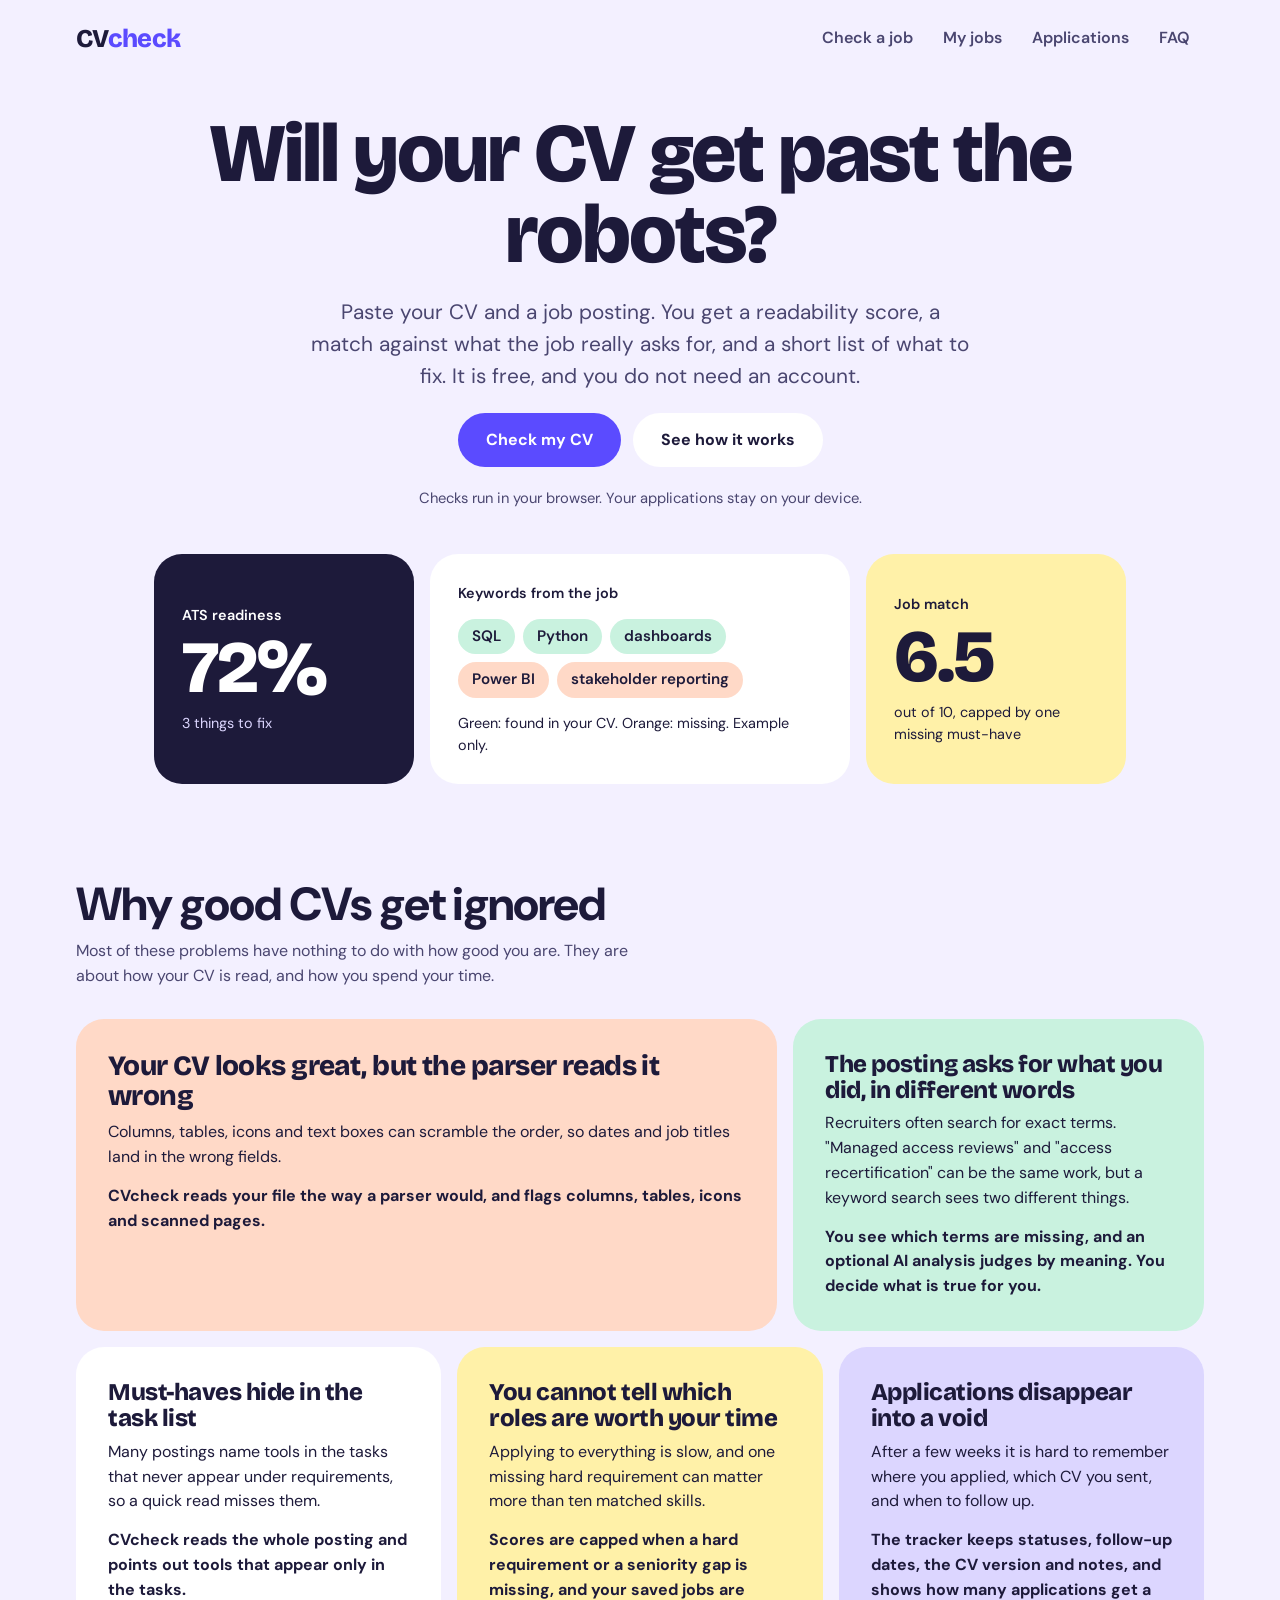
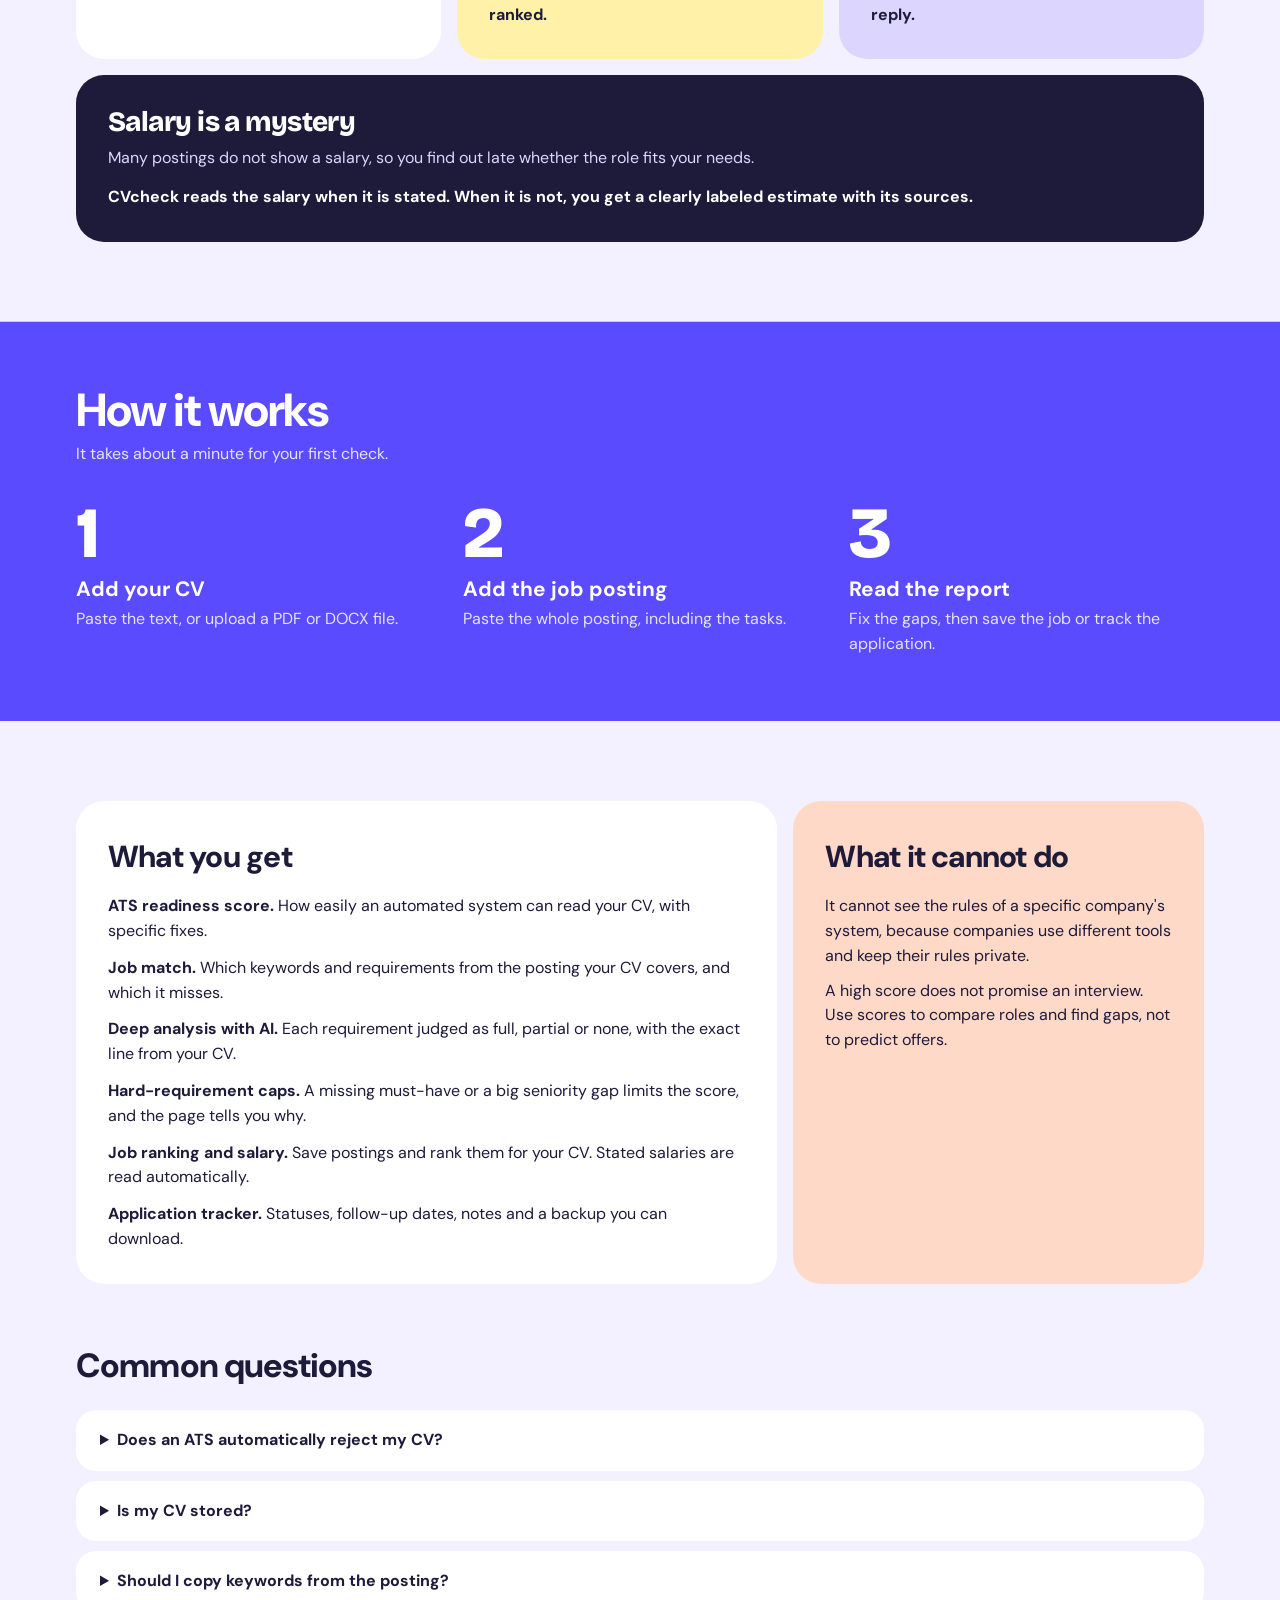
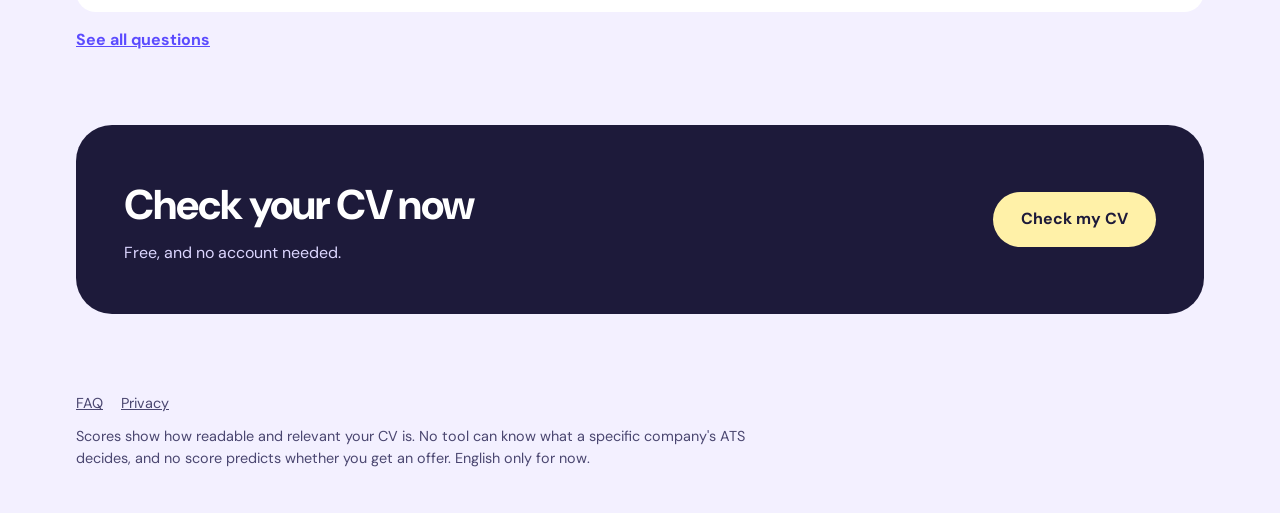
<file: index.html>
<!DOCTYPE html>
<html lang="en">
<head>
<meta charset="utf-8">
<meta name="viewport" content="width=device-width, initial-scale=1">
<title>CVcheck: free ATS score and job match for your CV</title>
<meta name="description" content="Check how well your CV reads for applicant tracking systems and how closely it matches a job posting. Free, with no account.">
<link rel="preconnect" href="https://fonts.googleapis.com">
<link rel="stylesheet" href="https://fonts.googleapis.com/css2?family=Bricolage+Grotesque:opsz,wght@12..96,600;12..96,700;12..96,800&family=DM+Sans:wght@400;500;600;700&display=swap">
<link rel="stylesheet" href="assets/site.css">
</head>
<body data-page="home">
<div class="wrap">
<div id="site-header"></div>
<main>
<section class="c-hero">
  <h1>Will your CV get past the robots?</h1>
  <p class="lead">Paste your CV and a job posting. You get a readability score, a match against what the job really asks for, and a short list of what to fix. It is free, and you do not need an account.</p>
  <div class="cta-row">
    <a class="btn primary" href="check/">Check my CV</a>
    <a class="btn" href="#how">See how it works</a>
  </div>
  <p class="fine">Checks run in your browser. Your applications stay on your device.</p>
  <div class="tiles" role="img" aria-label="Example report: ATS readiness 72 percent, a keyword list with found and missing terms, and a job match of 6.5 out of 10. Example values only.">
    <div class="tile t-deep"><span class="lbl">ATS readiness</span><b>72%</b><small>3 things to fix</small></div>
    <div class="tile t-white"><span class="lbl">Keywords from the job</span>
      <div class="kw"><span class="y">SQL</span><span class="y">Python</span><span class="y">dashboards</span><span class="n2">Power BI</span><span class="n2">stakeholder reporting</span></div>
      <small>Green: found in your CV. Orange: missing. Example only.</small></div>
    <div class="tile t-lemon"><span class="lbl">Job match</span><b>6.5</b><small>out of 10, capped by one missing must-have</small></div>
  </div>
</section>

<section class="sec" id="pain">
  <h2>Why good CVs get ignored</h2>
  <p class="sec-sub">Most of these problems have nothing to do with how good you are. They are about how your CV is read, and how you spend your time.</p>
  <div class="pains">
    <!-- To add a pain point: copy one <article class="pain"> block, paste it below the last one, and change the text.
         Colours: add peach, mint, lemon, lilac or deep after "pain". Add "big" to make it wider. -->
    <article class="pain big peach"><h3>Your CV looks great, but the parser reads it wrong</h3><p>Columns, tables, icons and text boxes can scramble the order, so dates and job titles land in the wrong fields.</p><p class="fix2">CVcheck reads your file the way a parser would, and flags columns, tables, icons and scanned pages.</p></article>
    <article class="pain mint"><h3>The posting asks for what you did, in different words</h3><p>Recruiters often search for exact terms. "Managed access reviews" and "access recertification" can be the same work, but a keyword search sees two different things.</p><p class="fix2">You see which terms are missing, and an optional AI analysis judges by meaning. You decide what is true for you.</p></article>
    <article class="pain"><h3>Must-haves hide in the task list</h3><p>Many postings name tools in the tasks that never appear under requirements, so a quick read misses them.</p><p class="fix2">CVcheck reads the whole posting and points out tools that appear only in the tasks.</p></article>
    <article class="pain lemon"><h3>You cannot tell which roles are worth your time</h3><p>Applying to everything is slow, and one missing hard requirement can matter more than ten matched skills.</p><p class="fix2">Scores are capped when a hard requirement or a seniority gap is missing, and your saved jobs are ranked.</p></article>
    <article class="pain lilac"><h3>Applications disappear into a void</h3><p>After a few weeks it is hard to remember where you applied, which CV you sent, and when to follow up.</p><p class="fix2">The tracker keeps statuses, follow-up dates, the CV version and notes, and shows how many applications get a reply.</p></article>
    <article class="pain big deep"><h3>Salary is a mystery</h3><p>Many postings do not show a salary, so you find out late whether the role fits your needs.</p><p class="fix2">CVcheck reads the salary when it is stated. When it is not, you get a clearly labeled estimate with its sources.</p></article>
  </div>
</section>

<section class="band" id="how">
  <h2>How it works</h2>
  <p class="sec-sub">It takes about a minute for your first check.</p>
  <ol class="steps">
    <li><strong>Add your CV</strong><span>Paste the text, or upload a PDF or DOCX file.</span></li>
    <li><strong>Add the job posting</strong><span>Paste the whole posting, including the tasks.</span></li>
    <li><strong>Read the report</strong><span>Fix the gaps, then save the job or track the application.</span></li>
  </ol>
</section>

<section class="two" id="features">
  <div class="box wide">
    <h2>What you get</h2>
    <dl class="features">
      <div><dt>ATS readiness score.</dt><dd>How easily an automated system can read your CV, with specific fixes.</dd></div>
      <div><dt>Job match.</dt><dd>Which keywords and requirements from the posting your CV covers, and which it misses.</dd></div>
      <div><dt>Deep analysis with AI.</dt><dd>Each requirement judged as full, partial or none, with the exact line from your CV.</dd></div>
      <div><dt>Hard-requirement caps.</dt><dd>A missing must-have or a big seniority gap limits the score, and the page tells you why.</dd></div>
      <div><dt>Job ranking and salary.</dt><dd>Save postings and rank them for your CV. Stated salaries are read automatically.</dd></div>
      <div><dt>Application tracker.</dt><dd>Statuses, follow-up dates, notes and a backup you can download.</dd></div>
    </dl>
  </div>
  <div class="box peach" id="limits">
    <h2>What it cannot do</h2>
    <p>It cannot see the rules of a specific company's system, because companies use different tools and keep their rules private.</p>
    <p>A high score does not promise an interview. Use scores to compare roles and find gaps, not to predict offers.</p>
  </div>
</section>

<section class="faqprev" id="faq-preview">
  <h2>Common questions</h2>
  <details class="q"><summary>Does an ATS automatically reject my CV?</summary><p>Often it does not. Many systems read your CV into fields and let recruiters search and filter. Some employers also add knock-out questions. A readable CV with the right wording helps in both cases.</p></details>
  <details class="q"><summary>Is my CV stored?</summary><p>The basic checks run in your browser. The optional AI analysis sends your CV and the posting text to an AI provider to produce the result. Saved jobs and applications stay in your browser.</p></details>
  <details class="q"><summary>Should I copy keywords from the posting?</summary><p>Only when they truthfully describe your experience. Use the posting's wording where it is accurate, and never add skills you do not have.</p></details>
  <p><a href="faq/"><strong>See all questions</strong></a></p>
</section>

<section class="cta-card">
  <div><h2>Check your CV now</h2><p>Free, and no account needed.</p></div>
  <a class="btn" href="check/">Check my CV</a>
</section>
</main>
<div id="site-footer"></div>
</div>
<script src="assets/config.js"></script>
<script src="assets/core.js"></script>
<script src="assets/layout.js"></script>
</body>
</html>
</file>
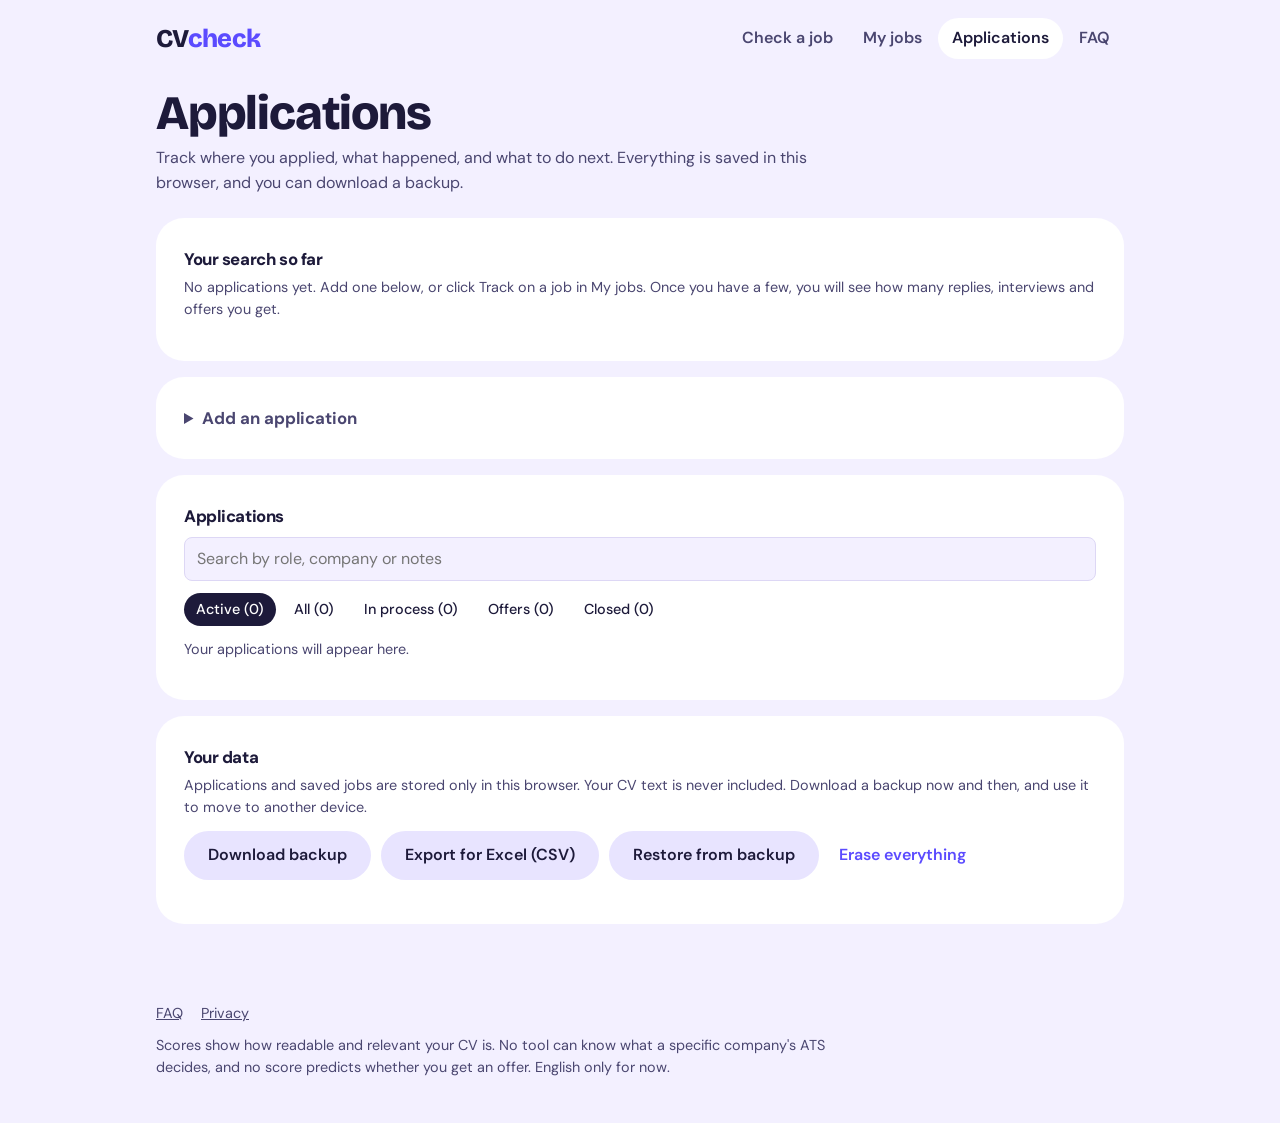
<file: applications/index.html>
<!DOCTYPE html>
<html lang="en">
<head>
<meta charset="utf-8">
<meta name="viewport" content="width=device-width, initial-scale=1">
<title>Applications tracker | CVcheck</title>
<meta name="description" content="Track your job applications, statuses and follow-ups, and see how many get replies. Saved in your browser.">
<link rel="preconnect" href="https://fonts.googleapis.com">
<link rel="stylesheet" href="https://fonts.googleapis.com/css2?family=Bricolage+Grotesque:opsz,wght@12..96,600;12..96,700;12..96,800&family=DM+Sans:wght@400;500;600;700&display=swap">
<link rel="stylesheet" href="../assets/site.css">
</head>
<body data-page="applications">
<div class="wrap">
<div id="site-header"></div>
<main>

<div class="page-head"><h1>Applications</h1><p>Track where you applied, what happened, and what to do next. Everything is saved in this browser, and you can download a backup.</p></div>
<div id="backupnote" class="panel warnbox hidden" role="status"></div>
<div class="panel"><h2>Your search so far</h2><div id="funnel"></div></div>
<details class="panel" id="addbox">
  <summary id="formtitle">Add an application</summary>
  <form id="tform" class="form2" autocomplete="off">
    <div><label for="t_role">Role</label><input id="t_role" type="text" maxlength="120"></div>
    <div><label for="t_company">Company</label><input id="t_company" type="text" maxlength="80"></div>
    <div class="wide"><label for="t_url">Link to the posting</label><input id="t_url" type="url" maxlength="500" placeholder="https://"></div>
    <div><label for="t_status">Status</label><select id="t_status"></select></div>
    <div><label for="t_applied">Date applied</label><input id="t_applied" type="date"></div>
    <div><label for="t_step">Next step</label><input id="t_step" type="text" maxlength="100" placeholder="e.g. Follow up with the recruiter"></div>
    <div><label for="t_next">Next step date</label><input id="t_next" type="date"></div>
    <div><label for="t_cv">CV version used</label><input id="t_cv" type="text" maxlength="60" placeholder="e.g. Data analyst v3"></div>
    <div><label for="t_salary">Salary</label><input id="t_salary" type="text" maxlength="80" placeholder="e.g. 12 000 PLN gross per month"></div>
    <div class="wide"><label for="t_notes">Notes</label><textarea id="t_notes" maxlength="2000" placeholder="Contacts, questions to ask, what went well"></textarea></div>
    <div class="wide actions" style="margin:0"><button class="primary" type="submit" id="t_save">Save application</button><button type="button" class="link" id="t_cancel">Cancel</button><span class="note" id="t_msg" role="status"></span></div>
  </form>
</details>
<div class="panel">
  <h2>Applications</h2>
  <p class="note" id="amsg" role="status" style="margin:0 0 8px"></p>
  <div id="due"></div>
  <input type="search" id="tsearch" placeholder="Search by role, company or notes" aria-label="Search applications">
  <div class="chipsrow" id="tfilters" role="group" aria-label="Filter by status"></div>
  <div id="tlist"></div>
</div>
<div class="panel">
  <h2>Your data</h2>
  <p class="sub">Applications and saved jobs are stored only in this browser. Your CV text is never included. Download a backup now and then, and use it to move to another device.</p>
  <div class="actions" style="margin-top:0"><button type="button" id="b_json">Download backup</button><button type="button" id="b_csv">Export for Excel (CSV)</button><button type="button" id="b_restore">Restore from backup</button><input id="b_file" type="file" accept=".json,application/json" hidden><button type="button" class="link" id="b_wipe">Erase everything</button></div>
  <p class="note" id="tmsg" role="status"></p>
</div>

</main>
<div id="site-footer"></div>
</div>
<script src="../assets/config.js"></script>
<script src="../assets/core.js"></script>
<script src="../assets/layout.js"></script>
<script src="../assets/page-apps.js"></script>
</body>
</html>
</file>
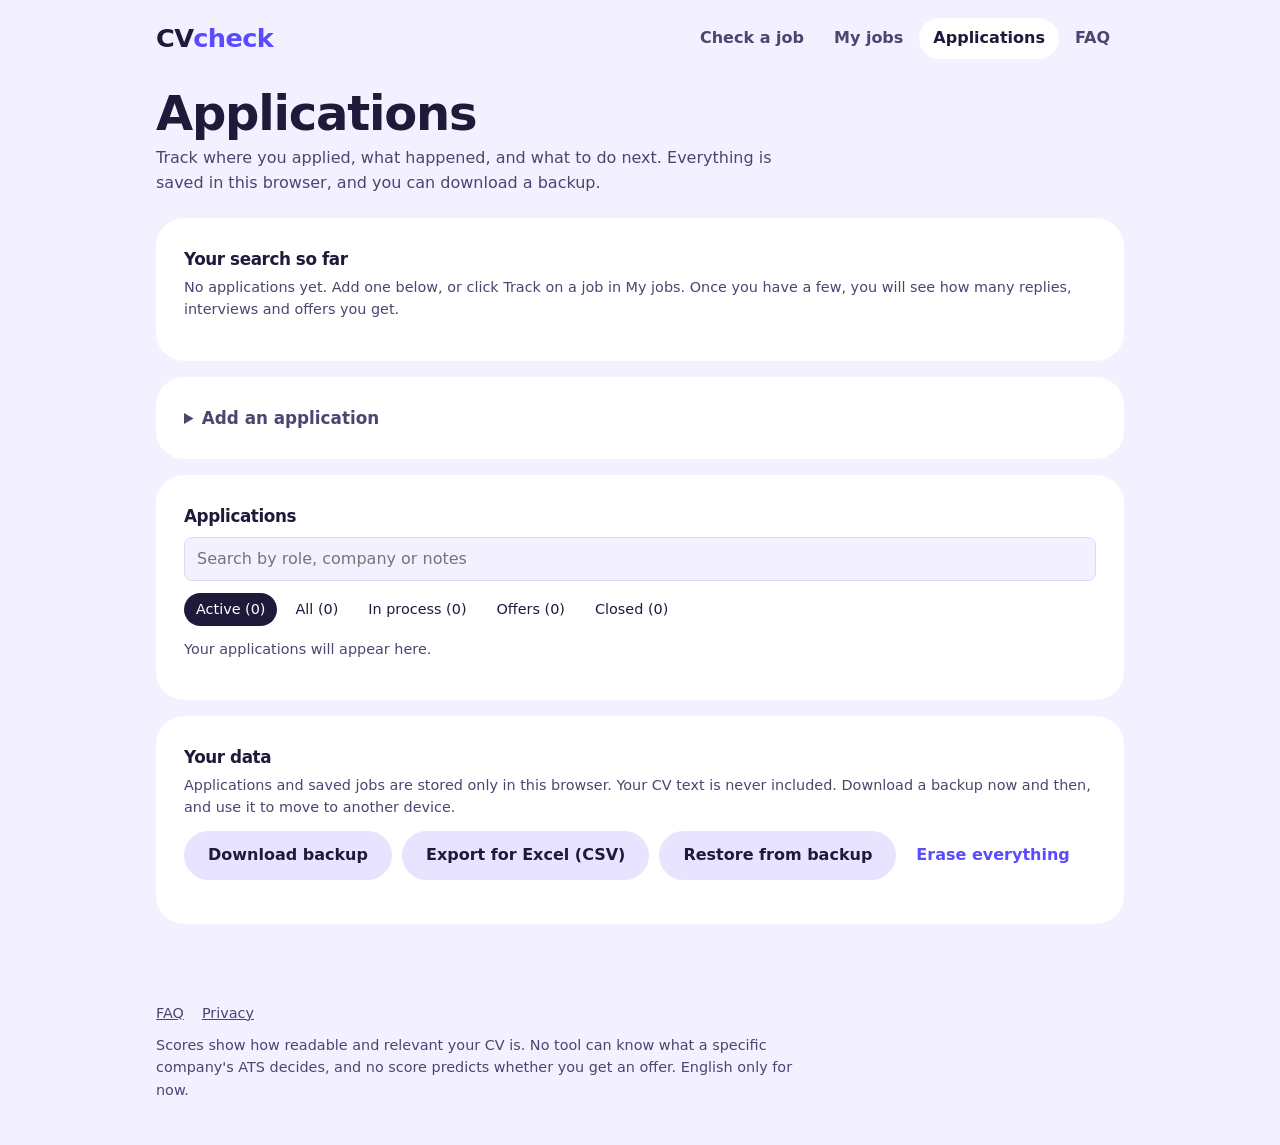
<file: assets/index.html>
<!DOCTYPE html>
<html lang="en">
<head>
<meta charset="utf-8">
<meta name="viewport" content="width=device-width, initial-scale=1">
<title>Applications tracker | CVcheck</title>
<meta name="description" content="Track your job applications, statuses and follow-ups, and see how many get replies. Saved in your browser.">
<link rel="stylesheet" href="../assets/site.css">
</head>
<body data-page="applications">
<div class="wrap">
<div id="site-header"></div>
<main>

<div class="page-head"><h1>Applications</h1><p>Track where you applied, what happened, and what to do next. Everything is saved in this browser, and you can download a backup.</p></div>
<div id="backupnote" class="panel warnbox hidden" role="status"></div>
<div class="panel"><h2>Your search so far</h2><div id="funnel"></div></div>
<details class="panel" id="addbox">
  <summary id="formtitle">Add an application</summary>
  <form id="tform" class="form2" autocomplete="off">
    <div><label for="t_role">Role</label><input id="t_role" type="text" maxlength="120"></div>
    <div><label for="t_company">Company</label><input id="t_company" type="text" maxlength="80"></div>
    <div class="wide"><label for="t_url">Link to the posting</label><input id="t_url" type="url" maxlength="500" placeholder="https://"></div>
    <div><label for="t_status">Status</label><select id="t_status"></select></div>
    <div><label for="t_applied">Date applied</label><input id="t_applied" type="date"></div>
    <div><label for="t_step">Next step</label><input id="t_step" type="text" maxlength="100" placeholder="e.g. Follow up with the recruiter"></div>
    <div><label for="t_next">Next step date</label><input id="t_next" type="date"></div>
    <div><label for="t_cv">CV version used</label><input id="t_cv" type="text" maxlength="60" placeholder="e.g. Data analyst v3"></div>
    <div><label for="t_salary">Salary</label><input id="t_salary" type="text" maxlength="80" placeholder="e.g. 12 000 PLN gross per month"></div>
    <div class="wide"><label for="t_notes">Notes</label><textarea id="t_notes" maxlength="2000" placeholder="Contacts, questions to ask, what went well"></textarea></div>
    <div class="wide actions" style="margin:0"><button class="primary" type="submit" id="t_save">Save application</button><button type="button" class="link" id="t_cancel">Cancel</button><span class="note" id="t_msg" role="status"></span></div>
  </form>
</details>
<div class="panel">
  <h2>Applications</h2>
  <p class="note" id="amsg" role="status" style="margin:0 0 8px"></p>
  <div id="due"></div>
  <input type="search" id="tsearch" placeholder="Search by role, company or notes" aria-label="Search applications">
  <div class="chipsrow" id="tfilters" role="group" aria-label="Filter by status"></div>
  <div id="tlist"></div>
</div>
<div class="panel">
  <h2>Your data</h2>
  <p class="sub">Applications and saved jobs are stored only in this browser. Your CV text is never included. Download a backup now and then, and use it to move to another device.</p>
  <div class="actions" style="margin-top:0"><button type="button" id="b_json">Download backup</button><button type="button" id="b_csv">Export for Excel (CSV)</button><button type="button" id="b_restore">Restore from backup</button><input id="b_file" type="file" accept=".json,application/json" hidden><button type="button" class="link" id="b_wipe">Erase everything</button></div>
  <p class="note" id="tmsg" role="status"></p>
</div>

</main>
<div id="site-footer"></div>
</div>
<script src="../assets/config.js"></script>
<script src="../assets/core.js"></script>
<script src="../assets/layout.js"></script>
<script src="../assets/page-apps.js"></script>
</body>
</html>
</file>
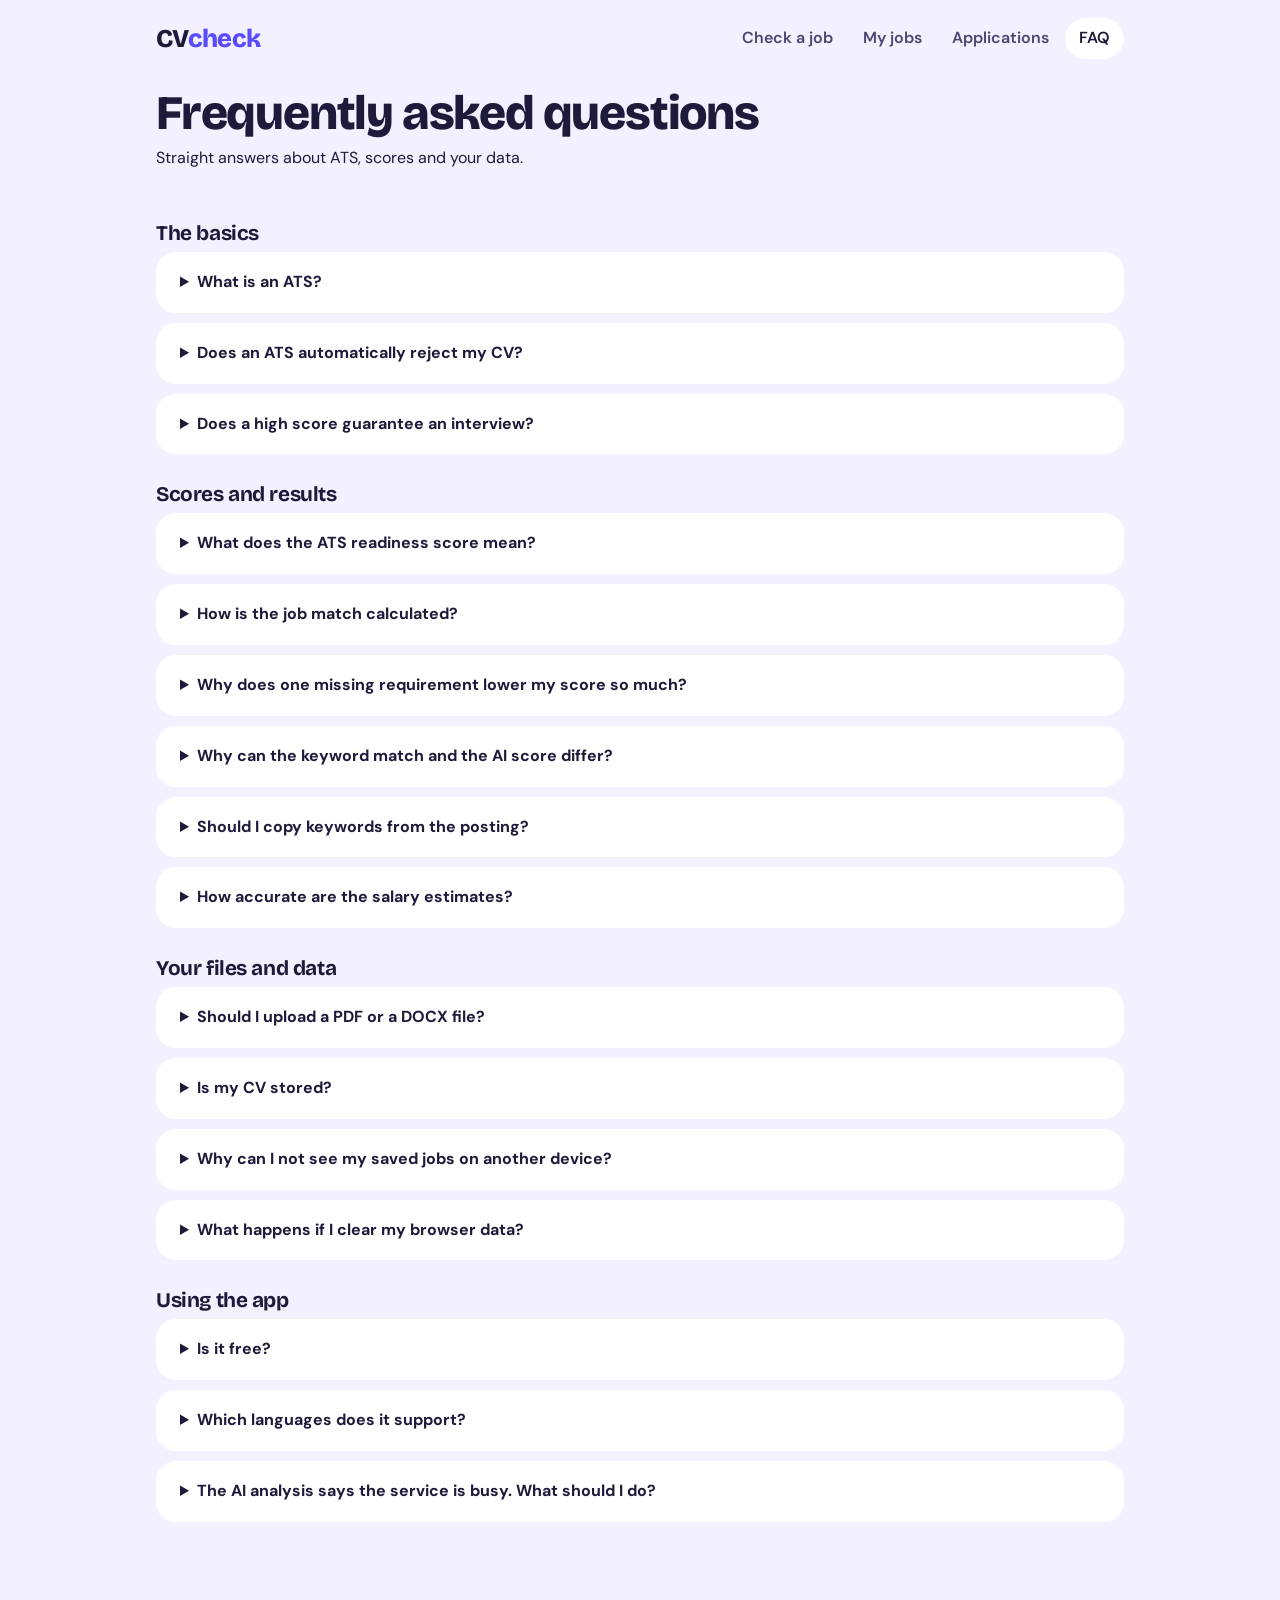
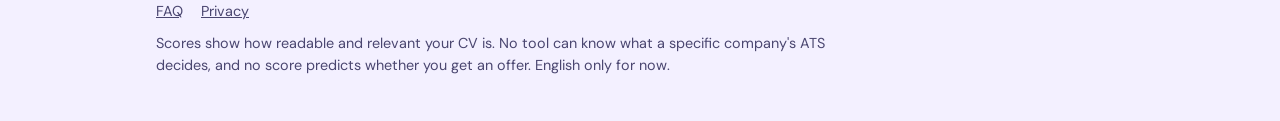
<file: faq/index.html>
<!DOCTYPE html>
<html lang="en">
<head>
<meta charset="utf-8">
<meta name="viewport" content="width=device-width, initial-scale=1">
<title>FAQ | CVcheck</title>
<meta name="description" content="Answers about applicant tracking systems, CV scores, job match, salary estimates and how your data is handled.">
<link rel="preconnect" href="https://fonts.googleapis.com">
<link rel="stylesheet" href="https://fonts.googleapis.com/css2?family=Bricolage+Grotesque:opsz,wght@12..96,600;12..96,700;12..96,800&family=DM+Sans:wght@400;500;600;700&display=swap">
<link rel="stylesheet" href="../assets/site.css">
</head>
<body data-page="faq">
<div class="wrap">
<div id="site-header"></div>
<main>
<div class="prose" style="max-width:none">
<div class="page-head"><h1>Frequently asked questions</h1><p>Straight answers about ATS, scores and your data.</p></div>
<!--
  HOW TO ADD A QUESTION
  1. Copy one whole line that starts with <details class="q"> and ends with </details>.
  2. Paste it under the heading where it belongs (or under a new heading).
  3. Change the question between <summary> tags and the answer between <p> tags.
  4. To add a new group, copy a line that starts with <h2 class="faq-group"> and rename it.
-->
<h2 class="faq-group">The basics</h2>
  <details class="q"><summary>What is an ATS?</summary><p>An applicant tracking system is software that companies use to collect, store and sort job applications. Different companies use different systems, for example Workday, Greenhouse or Lever, and each one works a little differently.</p></details>
  <details class="q"><summary>Does an ATS automatically reject my CV?</summary><p>Often it does not. Many systems read your CV into fields such as name, jobs and dates, and recruiters then search and filter. Some employers also add knock-out questions or filters. So a readable CV with the right wording matters, but nobody can promise what a particular company's system will do.</p></details>
  <details class="q"><summary>Does a high score guarantee an interview?</summary><p>No. Scores help you compare roles and find gaps. They do not predict whether an employer will reply, and any score, from a person or a tool, tends to be optimistic.</p></details>
<h2 class="faq-group">Scores and results</h2>
  <details class="q"><summary>What does the ATS readiness score mean?</summary><p>It is a checklist of things that make a CV easy to read for automated systems: standard section headings, contact details, a clear layout, numbers and results, action verbs, sensible length, and a file that can be read. It is not any company's real score.</p></details>
  <details class="q"><summary>How is the job match calculated?</summary><p>The quick check finds the important terms in the posting, giving more weight to requirements than to general text, and looks for them in your CV. The optional AI analysis goes further: it judges each requirement as full, partial or none, and then fixed rules calculate the score.</p></details>
  <details class="q"><summary>Why does one missing requirement lower my score so much?</summary><p>Some requirements work as filters, such as a minimum number of years in a specific kind of work, a certification, a language or a specific industry. If you miss one of these, strong matches elsewhere rarely make up for it, so the score is capped and the page shows which requirement caused it.</p></details>
  <details class="q"><summary>Why can the keyword match and the AI score differ?</summary><p>The keyword match only compares words. The AI reads for meaning, for example that "led a team" can count as management experience, and it also takes seniority and level into account. When they differ, the AI analysis is usually the more complete picture.</p></details>
  <details class="q"><summary>Should I copy keywords from the posting?</summary><p>Only when they truthfully describe your experience. Use the posting's wording where it is accurate, and never add skills or tools you do not have. Interviewers will ask about them.</p></details>
  <details class="q"><summary>How accurate are the salary estimates?</summary><p>When the posting states a salary, we read it directly. When it does not, the estimate comes from an AI that searches the web, and it is shown with a confidence level and its sources. Treat it as a rough assumption, not an offer.</p></details>
<h2 class="faq-group">Your files and data</h2>
  <details class="q"><summary>Should I upload a PDF or a DOCX file?</summary><p>Either is usually fine, as long as it contains real text. Avoid scanned or image-only files, tables, multiple columns, text boxes and icons. After you upload, the page shows the text a parser would see, so you can check it.</p></details>
  <details class="q"><summary>Is my CV stored?</summary><p>The basic checks run in your browser. Your CV stays in the open browser tab and is forgotten when you close it, unless you choose to remember it on your device. The optional AI analysis sends your CV and the posting text to an AI provider so it can produce the result. Saved jobs and applications stay in your browser.</p></details>
  <details class="q"><summary>Why can I not see my saved jobs on another device?</summary><p>They are stored in the browser you used. Use Download backup on the Applications page and restore the file on the other device. Accounts that sync automatically may come later.</p></details>
  <details class="q"><summary>What happens if I clear my browser data?</summary><p>Your saved jobs and applications are deleted with it. Download a backup now and then to be safe.</p></details>
<h2 class="faq-group">Using the app</h2>
  <details class="q"><summary>Is it free?</summary><p>Yes, it is free to use at the moment.</p></details>
  <details class="q"><summary>Which languages does it support?</summary><p>English only for now.</p></details>
  <details class="q"><summary>The AI analysis says the service is busy. What should I do?</summary><p>The free AI services have daily limits. Wait a minute and try again. The quick checks work without the AI.</p></details>
</div>
</main>
<div id="site-footer"></div>
</div>
<script src="../assets/config.js"></script>
<script src="../assets/core.js"></script>
<script src="../assets/layout.js"></script>
</body>
</html>
</file>
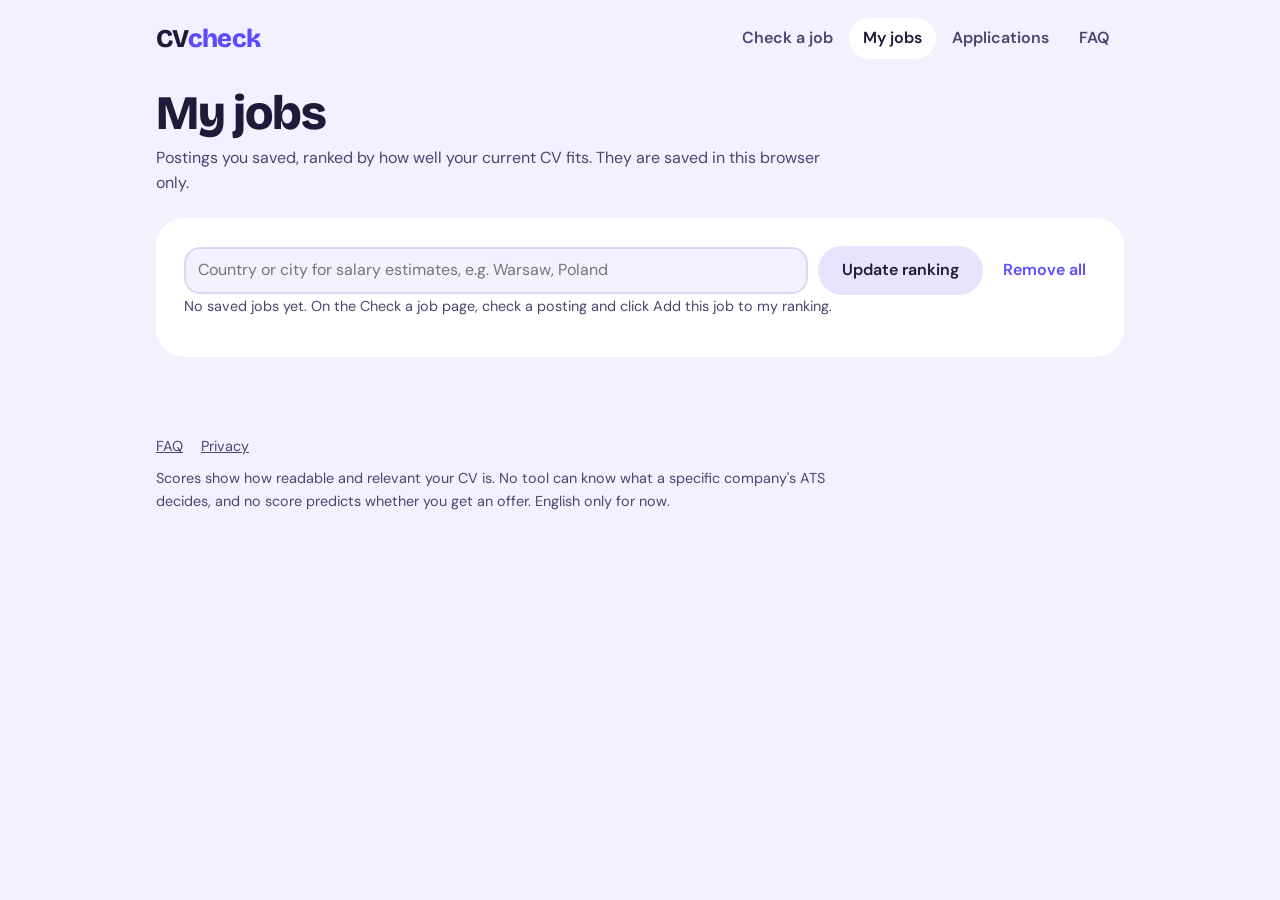
<file: jobs/index.html>
<!DOCTYPE html>
<html lang="en">
<head>
<meta charset="utf-8">
<meta name="viewport" content="width=device-width, initial-scale=1">
<title>My jobs | CVcheck</title>
<meta name="description" content="Your saved job postings, ranked by how well your CV fits, with salary information.">
<link rel="preconnect" href="https://fonts.googleapis.com">
<link rel="stylesheet" href="https://fonts.googleapis.com/css2?family=Bricolage+Grotesque:opsz,wght@12..96,600;12..96,700;12..96,800&family=DM+Sans:wght@400;500;600;700&display=swap">
<link rel="stylesheet" href="../assets/site.css">
</head>
<body data-page="jobs">
<div class="wrap">
<div id="site-header"></div>
<main>

<div class="page-head"><h1>My jobs</h1><p>Postings you saved, ranked by how well your current CV fits. They are saved in this browser only.</p></div>
<section id="rank" class="panel">
  <div class="actions" style="margin-top:0"><input type="text" id="loc" placeholder="Country or city for salary estimates, e.g. Warsaw, Poland" aria-label="Location for salary estimates" style="flex:1;min-width:220px;margin:0"><button id="upd" type="button">Update ranking</button><button id="wipe" class="link" type="button">Remove all</button></div>
  <div id="rows"></div>
</section>

</main>
<div id="site-footer"></div>
</div>
<script src="../assets/config.js"></script>
<script src="../assets/core.js"></script>
<script src="../assets/layout.js"></script>
<script src="../assets/page-jobs.js"></script>
</body>
</html>
</file>
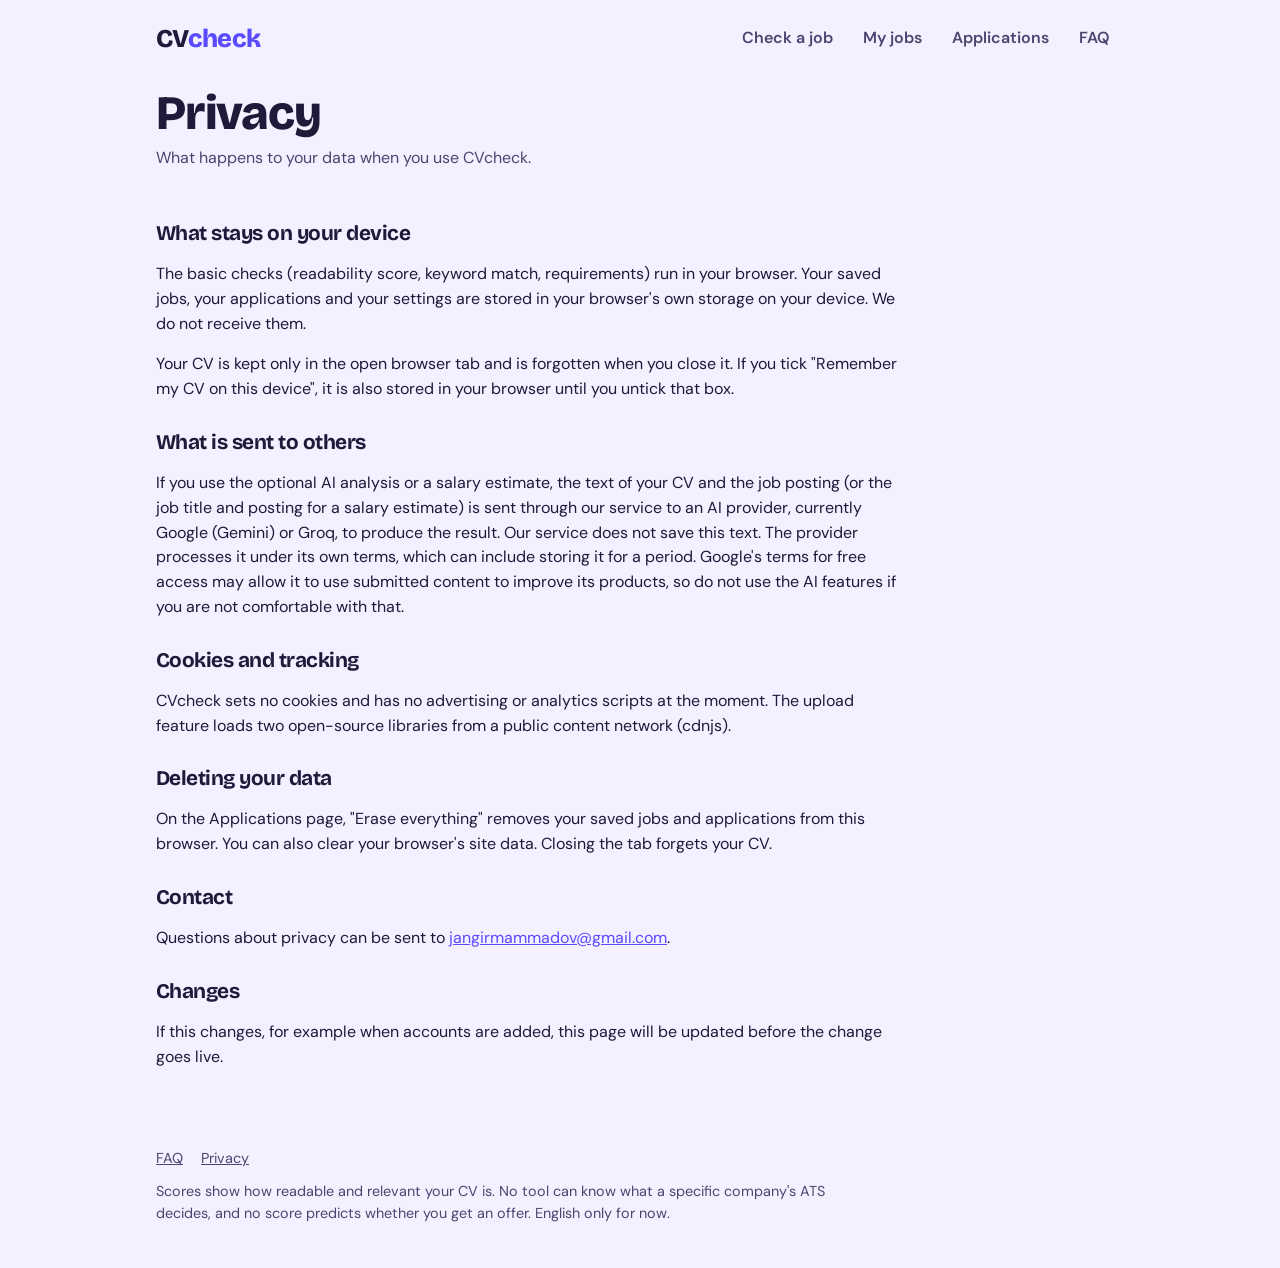
<file: privacy/index.html>
<!DOCTYPE html>
<html lang="en">
<head>
<meta charset="utf-8">
<meta name="viewport" content="width=device-width, initial-scale=1">
<title>Privacy | CVcheck</title>
<meta name="description" content="How CVcheck handles your CV, job postings and saved data.">
<link rel="preconnect" href="https://fonts.googleapis.com">
<link rel="stylesheet" href="https://fonts.googleapis.com/css2?family=Bricolage+Grotesque:opsz,wght@12..96,600;12..96,700;12..96,800&family=DM+Sans:wght@400;500;600;700&display=swap">
<link rel="stylesheet" href="../assets/site.css">
</head>
<body data-page="privacy">
<div class="wrap">
<div id="site-header"></div>
<main>

<div class="page-head"><h1>Privacy</h1><p>What happens to your data when you use CVcheck.</p></div>
<div class="prose">
<h2>What stays on your device</h2>
<p>The basic checks (readability score, keyword match, requirements) run in your browser. Your saved jobs, your applications and your settings are stored in your browser's own storage on your device. We do not receive them.</p>
<p>Your CV is kept only in the open browser tab and is forgotten when you close it. If you tick "Remember my CV on this device", it is also stored in your browser until you untick that box.</p>
<h2>What is sent to others</h2>
<p>If you use the optional AI analysis or a salary estimate, the text of your CV and the job posting (or the job title and posting for a salary estimate) is sent through our service to an AI provider, currently Google (Gemini) or Groq, to produce the result. Our service does not save this text. The provider processes it under its own terms, which can include storing it for a period. Google's terms for free access may allow it to use submitted content to improve its products, so do not use the AI features if you are not comfortable with that.</p>
<h2>Cookies and tracking</h2>
<p>CVcheck sets no cookies and has no advertising or analytics scripts at the moment. The upload feature loads two open-source libraries from a public content network (cdnjs).</p>
<h2>Deleting your data</h2>
<p>On the Applications page, "Erase everything" removes your saved jobs and applications from this browser. You can also clear your browser's site data. Closing the tab forgets your CV.</p>
<h2>Contact</h2>
<p id="contact">Questions about privacy can be sent to <a href="mailto:jangirmammadov@gmail.com">jangirmammadov@gmail.com</a>.</p>
<h2>Changes</h2>
<p>If this changes, for example when accounts are added, this page will be updated before the change goes live.</p>
</div>

</main>
<div id="site-footer"></div>
</div>
<script src="../assets/config.js"></script>
<script src="../assets/core.js"></script>
<script src="../assets/layout.js"></script>
<script>
(function(){ const s = document.getElementById("contact-mail"); if (SITE.contactEmail) { const a = document.createElement("a"); a.href = "mailto:" + SITE.contactEmail; a.textContent = SITE.contactEmail; s.replaceWith(a); } else { s.textContent = "[add your contact email in assets/config.js]"; } })();
</script>
</body>
</html>
</file>
<file: assets/site.css>
:root{--bg:#f3f0ff;--card:#fff;--ink:#1d1a3a;--muted:#4a4670;--line:#ddd7f5;--brand:#5b4bff;--good:#12805c;--warn:#9a5b00;--bad:#c2332b;--soft:#e8e4ff;--peach:#ffd9c7;--mint:#c9f2df;--lemon:#fff1a8;--lilac:#dcd6ff;--deep:#1d1a3a;--ondeep:#fff;--ondeep2:#dcd6ff;color-scheme:light}
@media (prefers-color-scheme:dark){:root{--bg:#14112b;--card:#1e1a40;--ink:#f1efff;--muted:#b9b3e6;--line:#322c63;--brand:#9b8fff;--good:#4ddba8;--warn:#f0b04a;--bad:#ff8a80;--soft:#2a2558;--peach:#4a2f33;--mint:#1f4a40;--lemon:#4a4422;--lilac:#352e6b;--deep:#2c2663;--ondeep:#fff;--ondeep2:#dcd6ff;color-scheme:dark}}

*{box-sizing:border-box}
body{margin:0;background:var(--bg);color:var(--ink);font:16px/1.55 'DM Sans',system-ui,-apple-system,'Segoe UI',Roboto,sans-serif}
.wrap{max-width:900px;margin:0 auto;padding:0 16px}
header{padding:20px 0;display:flex;justify-content:space-between;align-items:center}
.logo{font:700 1.3rem 'Bricolage Grotesque',system-ui,sans-serif;letter-spacing:-.02em}
.logo i{color:var(--brand);font-style:normal}
.privacy{font-size:.85rem;color:var(--muted)}
.hero{padding:16px 0 28px}
h1{font:700 clamp(1.9rem,5vw,2.8rem)/1.1 'Bricolage Grotesque',system-ui,sans-serif;letter-spacing:-.02em;margin:0 0 12px;max-width:18ch}
.hero p{color:var(--muted);margin:0;max-width:55ch;font-size:1.05rem}
.panel{background:var(--card);border:1px solid var(--line);border-radius:14px;padding:20px}
.inputs{display:grid;grid-template-columns:1fr 1fr;gap:18px}
@media (max-width:720px){.inputs{grid-template-columns:1fr}}
.field label{display:flex;justify-content:space-between;font-weight:600;margin-bottom:6px}
.field label span{font-weight:400;color:var(--muted);font-size:.85rem}
textarea{width:100%;min-height:240px;padding:12px;border:1px solid var(--line);border-radius:10px;background:var(--bg);color:var(--ink);font:inherit;font-size:.95rem;resize:vertical}
:focus-visible{outline:2px solid var(--brand);outline-offset:2px}
.actions{display:flex;flex-wrap:wrap;gap:10px;align-items:center;margin-top:16px}
button{font:inherit;font-weight:600;border-radius:10px;padding:11px 20px;cursor:pointer;border:1px solid var(--line);background:var(--card);color:var(--ink)}
button.primary{background:var(--brand);border-color:var(--brand);color:#fff}
@media (prefers-color-scheme:dark){button.primary{color:#0b1020}}
button.link{border:0;background:none;color:var(--brand);padding:11px 6px}
.hint{color:var(--muted);font-size:.85rem;margin-left:auto}
#results{margin:28px 0 56px}
.verdict{font:600 1.35rem/1.35 'Bricolage Grotesque',system-ui,sans-serif;margin:0 0 18px}
.gauges{display:grid;grid-template-columns:1fr 1fr;gap:16px;margin-bottom:16px}
@media (max-width:720px){.gauges{grid-template-columns:1fr}}
.gauge{display:flex;gap:16px;align-items:center}
.gauge svg{flex:none;width:96px;height:96px;transform:rotate(-90deg)}
.gauge circle{fill:none;stroke-width:10}
.gauge .track{stroke:var(--line)}
.gauge .arc{stroke-linecap:round;transition:stroke-dashoffset .9s ease}
@media (prefers-reduced-motion:reduce){.gauge .arc{transition:none}}
.gauge b{font-size:2rem;display:block;line-height:1}
.gauge small{color:var(--muted)}
h2{font-size:1.05rem;margin:0 0 4px}
.sub{color:var(--muted);font-size:.9rem;margin:0 0 12px}
.chips{margin-bottom:14px}
.chip{display:inline-block;margin:0 6px 6px 0;padding:3px 10px;border-radius:999px;font-size:.9rem;border:1px solid var(--line)}
.chip.ok{background:var(--soft);border-color:transparent}
.chip.miss{border-color:var(--bad);color:var(--bad)}
.card{margin-bottom:16px}
.fix{padding:10px 0;border-top:1px solid var(--line);display:flex;gap:12px}
.fix:first-of-type{border-top:0}
.pts{flex:none;min-width:3.4rem;font-weight:700;text-align:right}
.pts.bad{color:var(--bad)}.pts.warn{color:var(--warn)}.pts.good{color:var(--good)}
details summary{cursor:pointer;font-weight:600;color:var(--muted)}
.hidden{display:none!important}
.up{display:flex;gap:10px;align-items:center;margin-top:8px;flex-wrap:wrap}.up small{color:var(--muted)}
.field input[type=text],#loc{width:100%;padding:9px 12px;border:1px solid var(--line);border-radius:10px;background:var(--bg);color:var(--ink);font:inherit;margin-top:8px}
.field .tip{display:block;color:var(--muted);font-size:.85rem;margin-top:6px}
#rank{margin-bottom:56px}
.rk{display:grid;grid-template-columns:2.4rem 1fr auto;gap:12px;padding:14px 0;border-top:1px solid var(--line)}
#rows .rk:first-child{border-top:0}
.rn{font:700 1.2rem 'Bricolage Grotesque',system-ui,sans-serif;color:var(--muted)}
.ra{text-align:right}.ra b{font-size:1.8rem;display:block;line-height:1}.ra small{color:var(--muted);display:block}
.sal{font-size:.9rem;margin-top:4px}.tagl{font-weight:700}.src{margin-left:4px}
.aihead{font:700 3rem/1 'Bricolage Grotesque',system-ui,sans-serif;margin:6px 0 10px}.aihead span{font-size:1.2rem;color:var(--muted);font-weight:400}
#track .panel,#rank.panel{margin-bottom:16px}
.funnel{display:grid;gap:8px;margin-top:10px}
.fr{display:grid;grid-template-columns:7.5rem 1fr 7rem;gap:10px;align-items:center;font-size:.92rem}
.fbar{height:10px;background:var(--line);border-radius:5px;overflow:hidden}.fbar>span{display:block;height:100%;background:var(--brand)}
.fr .num{text-align:right;font-variant-numeric:tabular-nums}
.facts{display:flex;flex-wrap:wrap;gap:4px 20px;color:var(--muted);font-size:.9rem;margin-top:12px}
.chipsrow{display:flex;flex-wrap:wrap;gap:6px;margin:12px 0}
.fchip{padding:5px 12px;border-radius:999px;font-size:.9rem;font-weight:500}
.fchip[aria-pressed="true"]{background:var(--ink);color:var(--bg);border-color:var(--ink)}
.app{padding:14px 0;border-top:1px solid var(--line)}
.app.flash{background:var(--soft);box-shadow:0 0 0 8px var(--soft)}
.apptop{display:flex;flex-wrap:wrap;gap:8px 14px;align-items:center;justify-content:space-between}
.apptitle{font-weight:700}.appco{color:var(--muted)}
.appmeta{display:flex;flex-wrap:wrap;gap:4px 16px;color:var(--muted);font-size:.9rem;margin-top:6px}
.appmeta .due{color:var(--bad);font-weight:600}.appmeta .soon{color:var(--warn);font-weight:600}
.appnotes{margin:6px 0 0;font-size:.92rem;white-space:pre-wrap;overflow-wrap:anywhere}
.appact{display:flex;flex-wrap:wrap;gap:2px;margin-top:6px}
.appact button,.appact a{padding:6px 10px;font-size:.9rem;font-weight:600;color:var(--brand);text-decoration:none;background:none;border:0;border-radius:8px;cursor:pointer}
select.st{border:1px solid var(--line);border-left-width:5px;border-radius:8px;padding:5px 8px;background:var(--card);color:var(--ink);font:inherit;font-size:.9rem;font-weight:600}
.st-Applied{border-left-color:var(--brand)}.st-Screening,.st-Interview,.st-Assessment{border-left-color:var(--warn)}.st-Offer{border-left-color:var(--good)}.st-Rejected{border-left-color:var(--bad)}
.alertbox{border:1px solid var(--warn);border-radius:10px;padding:10px 14px;margin-bottom:14px}
#addbox>summary{cursor:pointer;font-weight:700}
.form2{display:grid;grid-template-columns:1fr 1fr;gap:12px;margin-top:14px}
.form2 label{display:block;font-weight:600;font-size:.9rem;margin-bottom:4px}
.form2 input,.form2 select,.form2 textarea,#tsearch{width:100%;padding:9px 12px;border:1px solid var(--line);border-radius:8px;background:var(--bg);color:var(--ink);font:inherit}
.form2 textarea{min-height:80px;resize:vertical}.form2 .wide{grid-column:1/-1}
@media (max-width:720px){.form2{grid-template-columns:1fr}.fr{grid-template-columns:6rem 1fr 5.5rem}}
.warnbox{border:1px solid var(--warn);background:var(--soft)}
@media (max-width:480px){.tabs button{padding:10px 9px;font-size:.92rem}.tabs .n{margin-left:4px}}

/* ---------- Site layout (shared by every page) ---------- */
.wrap{max-width:980px}
a{color:var(--brand)}
header.site{display:flex;flex-wrap:wrap;gap:6px 28px;align-items:center;justify-content:space-between;padding:18px 0 10px;margin-bottom:8px}
.logo{text-decoration:none;color:var(--ink)}
header.site nav{display:flex;flex-wrap:wrap;gap:2px}
header.site nav a{padding:8px 12px;color:var(--muted);text-decoration:none;font-weight:600}
header.site nav a:hover{color:var(--ink)}
header.site nav a[aria-current="page"]{color:var(--ink);box-shadow:inset 0 -3px 0 var(--brand)}
.n{display:inline-block;min-width:1.5em;margin-left:6px;padding:0 6px;border-radius:999px;background:var(--soft);color:var(--ink);font-size:.8rem;text-align:center}
.n:empty{display:none}
footer.site{border-top:1px solid var(--line);padding:22px 0 44px;margin-top:56px;color:var(--muted);font-size:.9rem}
footer.site nav{display:flex;gap:18px;margin-bottom:10px}
footer.site a{color:var(--muted)}
footer.site p{margin:0;max-width:70ch}
.page-head{padding:12px 0 22px}
.page-head h1{font-size:clamp(1.7rem,4vw,2.3rem);max-width:none;margin-bottom:8px}
.page-head p{margin:0;color:var(--muted);max-width:62ch}
main section.panel,main details.panel{margin-bottom:16px}
.rem{display:flex;gap:8px;align-items:flex-start;margin-top:10px;font-size:.88rem;color:var(--muted)}
.rem input{margin-top:3px}
.prose{max-width:68ch}.prose h2{margin:28px 0 6px;font:700 1.3rem 'Bricolage Grotesque',system-ui,sans-serif}.prose p,.prose li{color:var(--ink)}
@media print{header.site,.hero,.panel.in,.actions,footer.site{display:none}}

/* ---------- FAQ ---------- */
details.q p{margin:8px 0 0;color:var(--muted);max-width:68ch}
.faq-group{font:700 1.25rem 'Bricolage Grotesque',system-ui,sans-serif;margin:34px 0 8px}

@media (max-width:820px){
  .home-hero{grid-template-columns:1fr;gap:28px;padding-top:12px}
  .pains,dl.features{grid-template-columns:1fr}
  ol.steps{grid-template-columns:1fr;gap:18px}
}

/* ---------- Colour blocks skin ---------- */
h1,h2,.verdict,.aihead,.logo,.rn{font-weight:800;letter-spacing:-.025em}
.logo{font-size:1.6rem}
.panel{border:0;border-radius:28px;padding:28px}
details.panel summary{font-size:1.05rem}
textarea,.field input[type=text],#loc,select,input[type=date],input[type=url],input[type=search]{border-radius:16px;border:2px solid var(--line)}
textarea:focus,input:focus,select:focus{border-color:var(--brand);outline:none}
button{border-radius:999px;padding:12px 24px;border:0;background:var(--card)}
button.primary{background:var(--brand);color:#fff}
@media (prefers-color-scheme:dark){button.primary{color:#14112b}}
button.link{background:none}
button:hover:not(.link){filter:brightness(.96)}
.fchip{background:var(--card)}
.fchip[aria-pressed="true"]{background:var(--deep);color:#fff}
header.site nav a{border-radius:999px;padding:8px 14px}
header.site nav a:hover{background:var(--card)}
header.site nav a[aria-current="page"]{background:var(--card);color:var(--ink);box-shadow:none}
.n{background:var(--brand);color:#fff}
.chip{background:var(--card);border:0}
.chip.ok{background:var(--mint);color:var(--ink)}
.chip.miss{background:var(--peach);color:var(--ink);border:0}
.app.flash{border-radius:16px}
select.st{border-radius:999px}
.page-head h1{font-size:clamp(2rem,5vw,3rem);line-height:1.03}
.wrap{max-width:1000px}
body[data-page="home"] .wrap{max-width:1160px}

/* ---------- Home ---------- */
.c-hero{display:flex;flex-direction:column;align-items:center;text-align:center;gap:20px;padding:36px 0 56px}
.c-hero h1{font-size:clamp(2.6rem,8vw,5.2rem);line-height:.98;max-width:11em;margin:0}
.lead{font-size:clamp(1.05rem,2.2vw,1.3rem);color:var(--muted);max-width:32em;margin:0}
.cta-row{display:flex;flex-wrap:wrap;gap:12px;justify-content:center}
a.btn{display:inline-block;padding:15px 28px;border-radius:999px;font-weight:700;text-decoration:none;background:var(--card);color:var(--ink)}
a.btn.primary{background:var(--brand);color:#fff}
@media (prefers-color-scheme:dark){a.btn.primary{color:#14112b}}
a.btn:hover{filter:brightness(.95)}
.fine{margin:0;font-size:.92rem;color:var(--muted)}
.tiles{display:flex;flex-wrap:wrap;gap:16px;justify-content:center;align-items:stretch;width:100%;margin-top:24px;text-align:left}
.tile{border-radius:28px;padding:28px;display:flex;flex-direction:column;gap:6px;justify-content:center}
.tile.t-deep{flex:0 1 260px;background:var(--deep);color:var(--ondeep)}
.tile.t-deep small{color:var(--ondeep2)}
.tile.t-lemon{flex:0 1 260px;background:var(--lemon);color:var(--ink)}
.tile.t-white{flex:0 1 420px;background:var(--card);gap:14px;justify-content:flex-start}
.tile b{font:800 4.6rem/1 'Bricolage Grotesque',system-ui,sans-serif;letter-spacing:-.03em}
.tile small{font-size:.9rem}
.tile .lbl{font-size:.9rem;font-weight:600}
.kw{display:flex;flex-wrap:wrap;gap:8px}
.kw span{padding:6px 14px;border-radius:999px;font-weight:600;font-size:.95rem;color:var(--ink)}
.kw .y{background:var(--mint)}.kw .n2{background:var(--peach)}
.sec{padding:40px 0 56px}
.sec>h2{font-size:clamp(1.9rem,4.5vw,2.9rem);line-height:1.05;margin:0 0 10px}
.sec-sub{color:var(--muted);max-width:36em;margin:0 0 30px}
.pains{display:flex;flex-wrap:wrap;gap:16px}
.pain{flex:1 1 320px;border-radius:28px;padding:32px;background:var(--card)}
.pain.big{flex:2 1 520px}
.pain h3{margin:0 0 8px;font:800 1.5rem/1.1 'Bricolage Grotesque',system-ui,sans-serif;letter-spacing:-.02em}
.pain.big h3{font-size:1.75rem}
.pain p{margin:0 0 14px}
.pain p.fix2{margin:0;font-weight:700}
.pain.peach{background:var(--peach)}.pain.mint{background:var(--mint)}.pain.lemon{background:var(--lemon)}.pain.lilac{background:var(--lilac)}
.pain.deep{background:var(--deep);color:var(--ondeep)}.pain.deep p:not(.fix2){color:var(--ondeep2)}
.band{background:var(--brand);color:#fff;box-shadow:0 0 0 100vmax var(--brand);clip-path:inset(0 -100vmax);padding:64px 0;margin:24px 0}
@media (prefers-color-scheme:dark){.band{background:#2c2663;box-shadow:0 0 0 100vmax #2c2663}}
.band h2{font-size:clamp(1.9rem,4.5vw,2.9rem);line-height:1.05;margin:0 0 8px}
.band .sec-sub{color:#e6e2ff}
ol.steps{list-style:none;counter-reset:s;padding:0;margin:0;display:flex;flex-wrap:wrap;gap:32px}
ol.steps li{counter-increment:s;flex:1 1 240px}
ol.steps li::before{content:counter(s);display:block;font:800 4.5rem/1 'Bricolage Grotesque',system-ui,sans-serif;margin-bottom:4px}
ol.steps strong{display:block;font-size:1.3rem;margin-bottom:2px}
ol.steps span{color:#e6e2ff}
.two{display:flex;flex-wrap:wrap;gap:16px;padding:56px 0}
.two .box{flex:1 1 320px;border-radius:28px;padding:32px;background:var(--card)}
.two .box.wide{flex:2 1 520px}
.two .box.peach{background:var(--peach)}
.two h2{font-size:1.9rem;margin:0 0 14px}
dl.features{margin:0;display:flex;flex-direction:column;gap:12px}
dl.features div{display:block}
dl.features dt{display:inline;font-weight:700}
dl.features dd{display:inline;margin:0}
dl.features dd::before{content:" "}
.two p{margin:0 0 10px}
.faqprev{padding:0 0 56px}
.faqprev h2{font-size:2.1rem;margin:0 0 18px}
details.q{background:var(--card);border-radius:20px;padding:18px 24px;margin-bottom:10px}
details.q summary{cursor:pointer;font-weight:700;color:var(--ink)}
details.q p{margin:8px 0 0;color:var(--muted);max-width:68ch}
.cta-card{background:var(--deep);color:var(--ondeep);border-radius:36px;padding:48px;display:flex;flex-wrap:wrap;gap:20px 32px;align-items:center;justify-content:space-between}
.cta-card h2{margin:0;font-size:clamp(1.8rem,4vw,2.6rem)}
.cta-card p{margin:4px 0 0;color:var(--ondeep2)}
.cta-card a.btn{background:var(--lemon);color:#1d1a3a}

/* ---------- FAQ page ---------- */
.faq-group{font:800 1.5rem 'Bricolage Grotesque',system-ui,sans-serif;letter-spacing:-.02em;margin:34px 0 12px}
footer.site{border-top:0}
@media (max-width:640px){.panel,.pain,.two .box{padding:22px}.cta-card{padding:28px}}

/* ---------- Polish ---------- */
.panel button:not(.primary):not(.link):not(.fchip){background:var(--soft)}
.panel{margin-bottom:16px}
.panel .actions button.link{padding:12px 10px}
.warnbox{background:var(--soft)}
</file>
